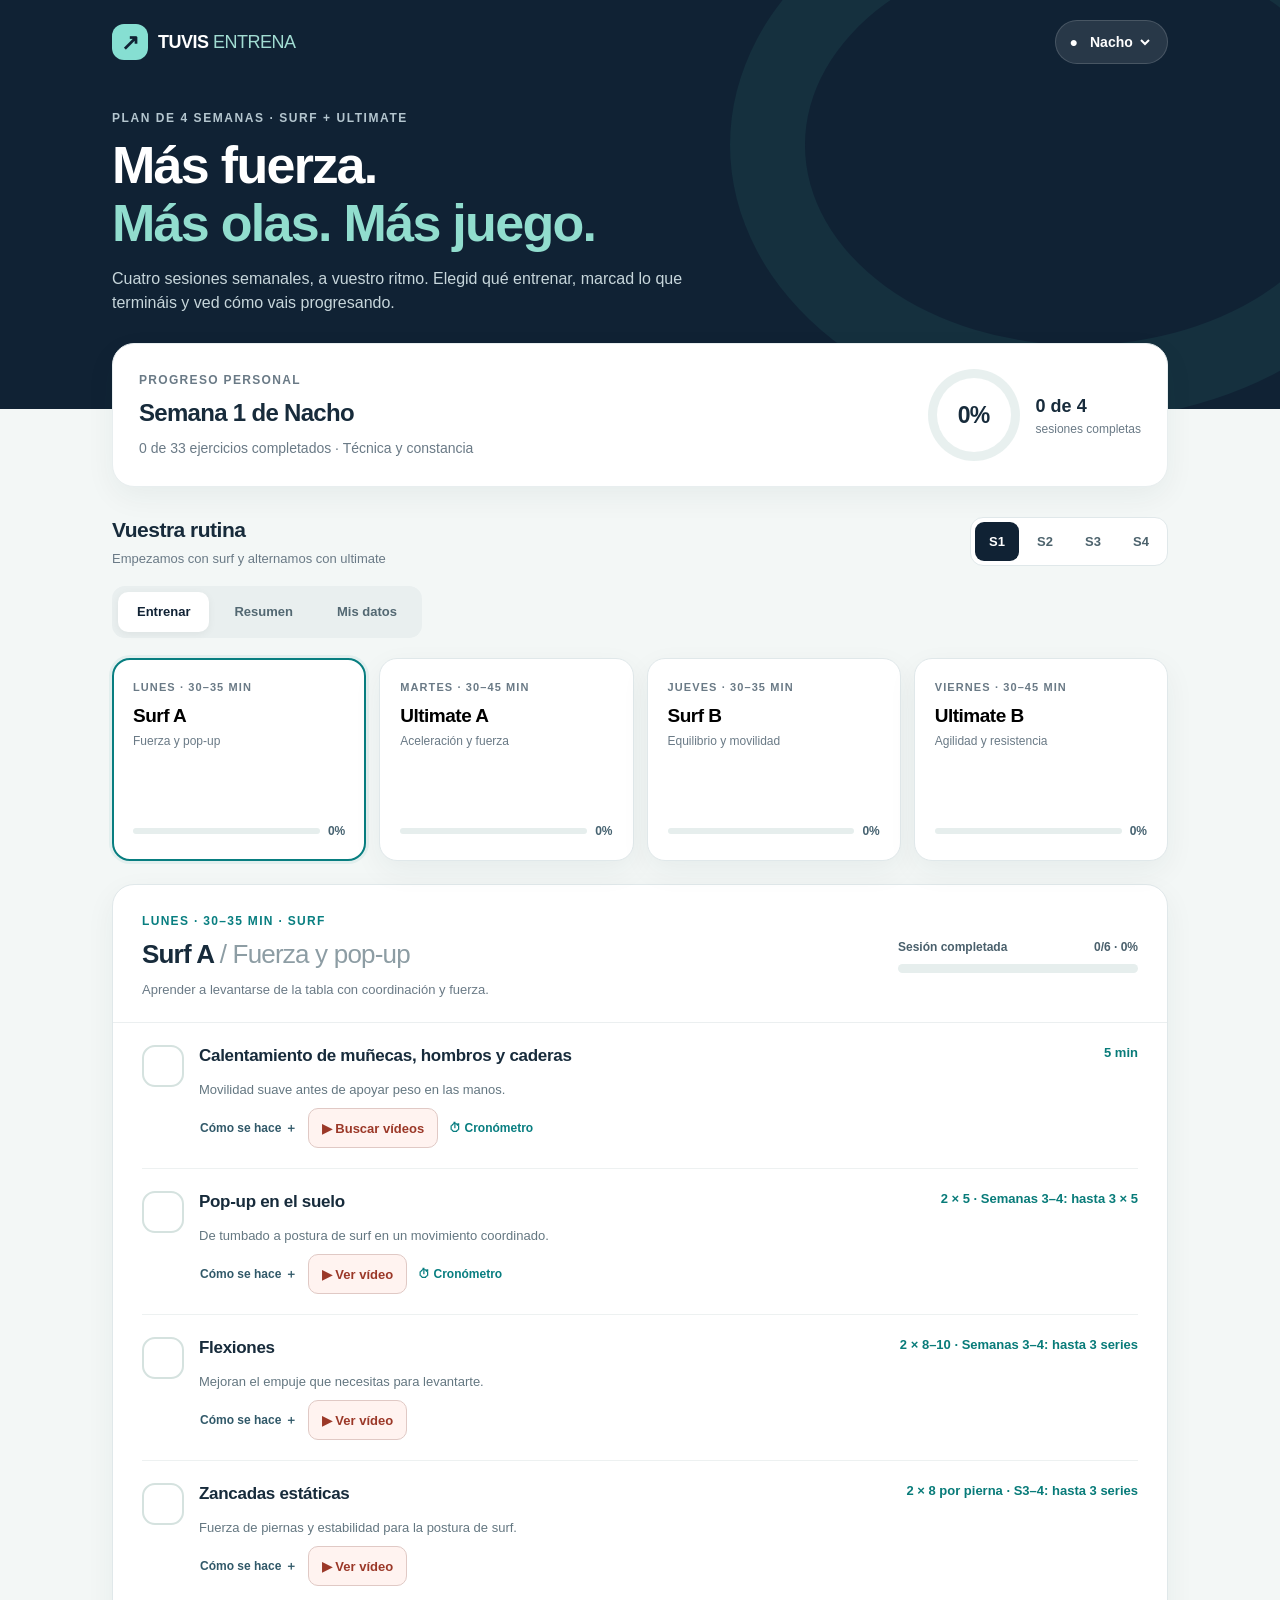
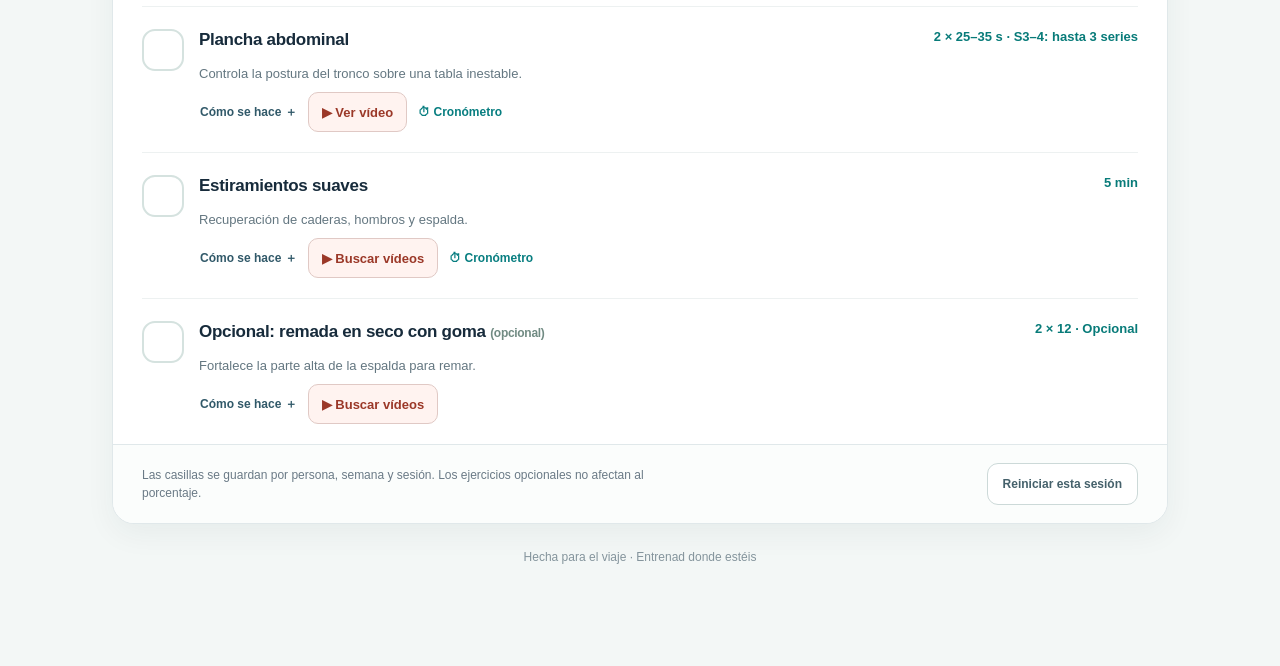
<file: entrena/index.html>
<!doctype html>
<html lang="es">
<head>
  <meta charset="UTF-8">
  <meta name="viewport" content="width=device-width, initial-scale=1, viewport-fit=cover">
  <meta name="theme-color" content="#102234">
  <meta name="description" content="Tuvis Entrena: tu plan de surf y ultimate, con ejercicios, explicaciones y progreso guardado.">
  <title>Tuvis Entrena · Surf + Ultimate</title>
  <style>
    :root {--navy:#102234;--navy-2:#172d40;--ink:#172b3b;--muted:#6a7a86;--line:#e0e8ea;--bg:#f3f7f6;--surf:#087e80;--surf-soft:#e0f6f2;--ultimate:#e26c47;--ultimate-soft:#fff0e9;--success:#0b8565;--white:#fff;--radius:22px;--shadow:0 10px 30px rgba(19,49,62,.055)}
    * {box-sizing:border-box} html{scroll-behavior:smooth} body{margin:0;background:var(--bg);color:var(--ink);font-family:-apple-system,BlinkMacSystemFont,"Segoe UI",Roboto,"Helvetica Neue",Arial,sans-serif;line-height:1.5} button,select{font:inherit} button{cursor:pointer} button:focus-visible,select:focus-visible,input:focus-visible,summary:focus-visible{outline:3px solid #4ba6b7;outline-offset:3px} button:disabled{cursor:not-allowed;opacity:.5} .shell{max-width:1100px;margin:auto;padding:0 22px 100px}.masthead{background:var(--navy);color:#fff;padding:20px 0 94px;position:relative;overflow:hidden}.masthead:before{content:"";position:absolute;right:-150px;top:-130px;width:550px;height:400px;border-radius:50%;border:75px solid rgba(73,182,166,.09)}.masthead .shell{padding-bottom:0;position:relative;z-index:1}.topbar{display:flex;justify-content:space-between;align-items:center;gap:12px;max-width:1100px;margin:0 auto 45px}.brand{display:flex;align-items:center;gap:10px;font-size:18px;font-weight:800;letter-spacing:-.5px}.logo{height:36px;width:36px;display:grid;place-items:center;color:var(--navy);border-radius:12px;background:#86dfd2;font-size:22px;font-weight:900}.mini-tag{font-size:12px;color:#b4c6cf;letter-spacing:.13em;text-transform:uppercase;font-weight:750}.masthead h1{font-size:clamp(34px,5vw,52px);max-width:730px;line-height:1.11;letter-spacing:-1.7px;margin:10px 0 15px}.masthead h1 span{color:#91ddce}.lead{max-width:610px;color:#c7d6db;margin:0;font-size:16px}.top-actions{display:flex;gap:9px;align-items:center}.switcher{background:rgba(255,255,255,.1);border:1px solid rgba(255,255,255,.15);color:#fff;border-radius:100px;padding:9px 14px;min-height:44px;font-size:14px;display:flex;align-items:center;gap:8px}.switcher select{border:0;background:transparent;color:#fff;font-weight:750;padding-right:4px;max-width:98px}.switcher select option{color:#142837}.main{margin-top:-66px;position:relative}.overview{background:#fff;border-radius:var(--radius);padding:25px 26px;display:grid;grid-template-columns:1fr auto;gap:20px;align-items:center;box-shadow:var(--shadow);border:1px solid #e8eeef}.eyebrow{color:var(--muted);font-size:12px;text-transform:uppercase;letter-spacing:.11em;font-weight:850}.overview h2{font-size:24px;letter-spacing:-.7px;margin:6px 0 7px}.overview p{color:var(--muted);margin:0;font-size:14px}.meter-wrap{display:flex;align-items:center;gap:16px}.meter{--progress:0%;width:92px;height:92px;border-radius:50%;background:conic-gradient(var(--success) var(--progress),#e8f0ef 0);position:relative;display:grid;place-items:center}.meter:after{content:"";position:absolute;inset:9px;border-radius:50%;background:#fff}.meter strong{position:relative;z-index:1;font-size:23px;letter-spacing:-.8px}.meter-caption{min-width:95px}.meter-caption b{font-size:18px;display:block}.meter-caption span{display:block;color:var(--muted);font-size:12px}.toolbar{margin:27px 0 18px;display:flex;align-items:center;justify-content:space-between;gap:16px}.toolbar h2{font-size:21px;margin:0;letter-spacing:-.5px}.toolbar .subtitle{font-size:13px;color:var(--muted);margin-top:3px}.week-picker{display:flex;align-items:center;gap:4px;background:white;border:1px solid var(--line);border-radius:13px;padding:4px}.week-picker button{background:none;border:0;border-radius:9px;padding:10px 13px;color:#4d636d;min-width:44px;font-weight:800;font-size:13px}.week-picker button[aria-pressed="true"]{background:var(--navy);color:#fff}.tabs{display:flex;gap:6px;margin-bottom:20px;padding:6px;background:#e9efef;width:max-content;max-width:100%;border-radius:13px}.tabs button{border:0;border-radius:10px;background:transparent;color:#536872;font-weight:750;font-size:13px;padding:10px 19px;min-width:90px}.tabs button[aria-selected="true"]{background:white;color:var(--navy);box-shadow:0 2px 8px rgba(0,0,0,.055)}.cards{display:grid;grid-template-columns:repeat(4,minmax(0,1fr));gap:13px}.session-card{background:white;border-radius:18px;min-height:203px;text-align:left;border:1px solid var(--line);padding:20px;display:flex;flex-direction:column;align-items:flex-start;transition:transform .18s,border-color .18s,box-shadow .18s;box-shadow:var(--shadow)}.session-card:hover{transform:translateY(-2px)}.session-card[aria-pressed="true"]{border:2px solid var(--surf);padding:19px;box-shadow:0 0 0 3px rgba(8,126,128,.07)}.session-card[data-type="ultimate"][aria-pressed="true"]{border-color:var(--ultimate);box-shadow:0 0 0 3px rgba(226,108,71,.07)}.session-card .day{font-size:11px;color:var(--muted);font-weight:850;text-transform:uppercase;letter-spacing:.1em}.session-card h3{margin:10px 0 4px;font-size:19px;letter-spacing:-.5px;line-height:1.2}.session-card .desc{font-size:12px;color:var(--muted)}.session-card .foot{display:flex;align-items:center;gap:8px;width:100%;margin-top:auto;padding-top:18px}.small-track{height:6px;flex:1;background:#e6eeed;border-radius:99px;overflow:hidden}.small-track >span{display:block;height:100%;border-radius:99px;background:var(--surf);transition:width .2s}.session-card[data-type="ultimate"] .small-track >span{background:var(--ultimate)}.pct{font-size:12px;font-weight:850;color:#476371}.tiny-check{font-size:11px;font-weight:800;padding:4px 7px;background:#dcf5e9;color:#08754c;border-radius:9px}.session-detail{margin-top:23px;background:#fff;box-shadow:var(--shadow);border:1px solid var(--line);border-radius:var(--radius);overflow:hidden}.detail-heading{padding:27px 29px 23px;border-bottom:1px solid #ebeff0;display:flex;align-items:center;gap:24px;justify-content:space-between}.detail-heading h2{font-size:26px;letter-spacing:-.8px;margin:5px 0 6px}.detail-heading p{margin:0;color:var(--muted);font-size:13px}.accent{color:var(--surf)}.session-detail[data-type="ultimate"] .accent{color:var(--ultimate)}.detail-progress{min-width:175px;max-width:240px;width:30%}.detail-progress .progress-info{font-size:12px;color:#4a606c;display:flex;justify-content:space-between;margin-bottom:8px;font-weight:800}.track{height:9px;background:#e6eeed;border-radius:99px;overflow:hidden}.track span{display:block;background:var(--surf);height:100%;border-radius:99px;transition:width .25s}.session-detail[data-type="ultimate"] .track span{background:var(--ultimate)}.progress-note{padding:14px 29px;background:#f1faf6;color:#1c6751;border-bottom:1px solid #d9efe4;font-size:13px;font-weight:700}.progress-note[hidden]{display:none}.exercises{padding:0 29px}.exercise{border-bottom:1px solid #edf1f1;padding:20px 0}.exercise:last-child{border-bottom:0}.exercise-main{display:flex;align-items:flex-start;gap:15px}.check-btn{flex:0 0 42px;height:42px;border-radius:13px;background:#fff;border:2px solid #d5e2df;color:#fff;display:grid;place-items:center;margin-top:2px;transition:background .15s,border-color .15s;font-size:20px;font-weight:900}.check-btn[data-done="true"]{background:var(--success);border-color:var(--success)}.exercise-content{flex:1;min-width:0}.exercise-head{display:flex;justify-content:space-between;align-items:flex-start;gap:12px}.exercise-head h3{font-size:17px;margin:0 0 3px;letter-spacing:-.3px}.exercise-head .quant{font-size:13px;color:#087b79;font-weight:800}.session-detail[data-type="ultimate"] .exercise-head .quant{color:#bd5a3b}.exercise[data-done="true"] h3{text-decoration:line-through;text-decoration-color:#a8bbb8;color:#81918f}.exercise .brief{font-size:13px;color:#647781;margin:8px 0 9px;max-width:780px}.exercise-controls{display:flex;gap:10px;align-items:center;flex-wrap:wrap}.detail-toggle,.timer-start{border:0;background:transparent;color:#315969;font-size:12px;padding:5px 1px;font-weight:800}.timer-start{color:#087e80}.detail-toggle:hover,.timer-start:hover{text-decoration:underline}.technique{background:#f3f8f7;border:1px solid #e1ebea;border-radius:13px;padding:17px 20px;margin-top:13px;font-size:13px}.technique h4{margin:0 0 6px;color:#213e47;font-size:12px;text-transform:uppercase;letter-spacing:.07em}.technique ol{margin:0 0 13px 18px;padding:0}.technique li{padding-left:2px;margin:4px 0}.technique p{margin:0 0 11px}.technique p:last-child{margin:0}.technique strong{color:#193b45}.detail-footer{border-top:1px solid var(--line);background:#fbfdfc;padding:18px 29px;display:flex;align-items:center;justify-content:space-between;gap:16px}.foot-note{font-size:12px;color:var(--muted);max-width:530px}.outline-btn{border:1px solid #ccd9d8;background:#fff;color:#45616b;font-weight:750;font-size:12px;padding:11px 15px;border-radius:11px}.outline-btn:hover{background:#f2f7f6}.summary-grid{display:grid;grid-template-columns:repeat(2,minmax(0,1fr));gap:14px}.summary-card{background:white;border:1px solid var(--line);border-radius:18px;padding:21px}.summary-title{display:flex;justify-content:space-between;gap:10px;align-items:flex-start}.summary-card h3{margin:0 0 3px;font-size:18px}.summary-card p{margin:0;color:var(--muted);font-size:12px}.summary-card .big{font-size:28px;font-weight:900;letter-spacing:-1px;margin:17px 0 7px}.summary-card .track{height:7px}.summary-card .track span{background:var(--success)}.help-card{background:#fff;border:1px solid var(--line);padding:25px;border-radius:18px;max-width:780px}.help-card h3{margin:0 0 9px}.help-card p{color:#61747d;font-size:14px}.help-card .actions{display:flex;flex-wrap:wrap;gap:9px;margin-top:17px}.important{background:#e9f4f0;border:1px solid #d0e8de;padding:13px 16px;color:#245f52;font-size:13px;border-radius:12px;margin-top:18px}.bottom-nav{display:none}.timer-modal{position:fixed;inset:0;background:rgba(10,30,43,.7);display:grid;place-items:center;z-index:30;padding:20px}.timer-modal[hidden]{display:none}.timer-box{background:white;width:min(100%,365px);border-radius:25px;padding:25px;text-align:center;box-shadow:0 20px 70px rgba(0,0,0,.2)}.timer-box .overline{font-size:11px;font-weight:900;color:#71838a;text-transform:uppercase;letter-spacing:.1em}.timer-box h2{font-size:20px;line-height:1.25;margin:6px 0 14px}.time-number{font-size:72px;font-weight:900;letter-spacing:-3px;line-height:1.1;font-variant-numeric:tabular-nums;margin:12px 0 22px;color:var(--navy)}.timer-buttons{display:flex;justify-content:center;gap:8px}.solid-btn{background:var(--navy);color:#fff;border:0;border-radius:11px;padding:11px 19px;font-weight:800}.timer-close{margin-top:19px;border:0;background:transparent;color:#71818b;font-weight:700}.empty{padding:50px;text-align:center;color:var(--muted)}.footer-brand{padding:24px 0 0;text-align:center;color:#84949c;font-size:12px}.sr-only{position:absolute;width:1px;height:1px;padding:0;margin:-1px;overflow:hidden;clip:rect(0,0,0,0);white-space:nowrap;border:0} [hidden]{display:none!important}
    @media(max-width:850px){.cards{grid-template-columns:repeat(2,minmax(0,1fr))}.session-card{min-height:165px}.main{margin-top:-60px}.masthead{padding-bottom:88px}.topbar{margin-bottom:32px}}
    @media(max-width:570px){.shell{padding-left:15px;padding-right:15px;padding-bottom:100px}.masthead{padding:18px 0 93px}.topbar{margin-bottom:27px}.masthead h1{font-size:36px;line-height:1.13}.lead{font-size:13px}.mini-tag{font-size:10px}.switcher{padding:8px 10px;font-size:13px}.switcher select{font-size:13px;max-width:72px}.overview{padding:19px;grid-template-columns:1fr auto;gap:8px}.overview h2{font-size:19px}.overview p{font-size:12px;max-width:200px}.meter{width:64px;height:64px}.meter:after{inset:7px}.meter strong{font-size:16px}.meter-caption{display:none}.toolbar{flex-wrap:wrap;margin-top:22px;gap:12px}.toolbar h2{font-size:19px}.week-picker{width:100%;justify-content:space-between}.week-picker button{flex:1}.tabs{width:100%}.tabs button{flex:1;padding:10px 5px}.cards{gap:10px}.session-card{padding:15px;min-height:175px}.session-card[aria-pressed="true"]{padding:14px}.session-card h3{font-size:17px}.session-card .day{font-size:10px}.detail-heading{padding:21px 17px 16px;display:block}.detail-heading h2{font-size:23px}.detail-progress{width:100%;max-width:none;margin-top:18px}.detail-progress .progress-info{margin-bottom:5px}.exercises{padding:0 17px}.exercise{padding:17px 0}.exercise-main{gap:12px}.check-btn{flex-basis:39px;height:39px}.exercise-head h3{font-size:16px}.exercise-head{display:block}.exercise-head .quant{display:block;margin:3px 0 0}.technique{padding:15px}.detail-footer{padding:16px 17px;align-items:flex-start;flex-direction:column}.summary-grid{grid-template-columns:1fr}.bottom-nav{display:flex;position:fixed;bottom:0;left:0;right:0;background:rgba(255,255,255,.96);backdrop-filter:blur(15px);box-shadow:0 -3px 17px rgba(25,55,60,.1);border-top:1px solid #e2eceb;z-index:12;padding:10px 20px calc(10px + env(safe-area-inset-bottom));justify-content:center;gap:10px}.bottom-nav button{border:0;background:transparent;color:#71818a;flex:1;max-width:160px;font-size:11px;font-weight:850;padding:7px 4px;border-radius:9px}.bottom-nav button[aria-selected="true"]{background:#e5f3ef;color:#126f65}.footer-brand{display:none}}
    @media(prefers-reduced-motion:reduce){*{scroll-behavior:auto!important;transition:none!important}}
    .youtube-link{display:inline-flex;align-items:center;justify-content:center;min-height:40px;padding:8px 13px;border:1px solid #e0c9c5;border-radius:10px;background:#fff3f0;color:#9b3828;text-decoration:none;font-size:13px;font-weight:800;white-space:nowrap}
    .youtube-link:hover,.youtube-link:focus-visible{background:#ffe7e1;color:#7d2e23}
  </style>
</head>
<body>
<header class="masthead"><div class="shell">
 <div class="topbar"><div class="brand"><span class="logo" aria-hidden="true">↗</span><span>TUVIS <span style="font-weight:400;color:#a1dcd2">ENTRENA</span></span></div><div class="top-actions"><label class="switcher" for="profile-select"><span aria-hidden="true">●</span> <select id="profile-select" aria-label="Seleccionar persona"><option value="Nacho">Nacho</option><option value="Laura">Laura</option></select></label></div></div>
 <div class="mini-tag">PLAN DE 4 SEMANAS · SURF + ULTIMATE</div>
 <h1>Más fuerza.<br><span>Más olas. Más juego.</span></h1>
 <p class="lead">Cuatro sesiones semanales, a vuestro ritmo. Elegid qué entrenar, marcad lo que termináis y ved cómo vais progresando.</p>
</div></header>
<main class="shell main">
 <section class="overview" aria-label="Progreso de la semana"><div><div class="eyebrow">Progreso personal</div><h2 id="greeting">Semana 1 de Nacho</h2><p id="overview-subtitle">Cada ejercicio cuenta.</p></div><div class="meter-wrap"><div id="meter" class="meter" role="progressbar" aria-valuemin="0" aria-valuemax="100" aria-valuenow="0" aria-label="Progreso semanal"><strong id="overall-percent">0%</strong></div><div class="meter-caption"><b id="sessions-complete">0 de 4</b><span>sesiones completas</span></div></div></section>
 <div class="toolbar"><div><h2>Vuestra rutina</h2><div class="subtitle">Empezamos con surf y alternamos con ultimate</div></div><div class="week-picker" role="group" aria-label="Selecciona la semana"><button type="button" data-week="1" aria-pressed="true">S1</button><button type="button" data-week="2" aria-pressed="false">S2</button><button type="button" data-week="3" aria-pressed="false">S3</button><button type="button" data-week="4" aria-pressed="false">S4</button></div></div>
 <nav class="tabs" role="tablist" aria-label="Vistas"><button type="button" data-view="training" role="tab" aria-selected="true">Entrenar</button><button type="button" data-view="summary" role="tab" aria-selected="false">Resumen</button><button type="button" data-view="help" role="tab" aria-selected="false">Mis datos</button></nav>
 <section id="training-view" aria-label="Seleccionar sesión"><div class="cards" id="session-cards"></div><section id="session-detail" class="session-detail" aria-live="polite"></section></section>
 <section id="summary-view" hidden aria-label="Resumen de las cuatro sesiones"><div id="summary-grid" class="summary-grid"></div><div class="important">Este resumen es de la persona y semana que hayas seleccionado. Cambiar de persona o de semana no borra las sesiones anteriores.</div></section>
 <section id="help-view" hidden aria-label="Copias de seguridad y ayuda"><div class="help-card"><h3>Guardar vuestro progreso</h3><p>Los ejercicios marcados se guardan automáticamente <strong>en este navegador y dispositivo</strong>. Si cambiáis de móvil, navegador o borráis sus datos, el progreso no se sincroniza automáticamente.</p><p>Para conservar una copia o llevar los datos a otro dispositivo, exportad un archivo y después importadlo allí. El archivo incluye las cuatro semanas de los dos perfiles.</p><div class="actions"><button id="export-btn" class="solid-btn" type="button">Exportar progreso</button><button id="import-btn" class="outline-btn" type="button">Importar copia</button><input type="file" accept=".json,application/json" id="import-file" class="sr-only" aria-label="Elegir copia de progreso"></div><div id="storage-status" class="important" role="status"></div><h3 style="margin-top:24px">Cómo usar la rutina</h3><p>1. Selecciona a Nacho o Laura y la semana. 2. Abre cualquiera de las cuatro sesiones. 3. Pulsa «Cómo se hace» para repasar la técnica o «Ver vídeo» para abrir una demostración verificada en YouTube. En ejercicios sin vídeo seleccionado aparecerá «Buscar vídeos» y se abrirá una búsqueda específica. 4. Cuando termines un ejercicio, pulsa su casilla. Puedes volver a pulsarla para desmarcarlo.</p><p><strong>Recomendación:</strong> entrenad sin dolor, empezad con la técnica antes que la velocidad y respetad los descansos. En días con surf real podéis sustituir una sesión de surf.</p></div></section>
 <div class="footer-brand">Hecha para el viaje · Entrenad donde estéis</div>
</main>
<nav class="bottom-nav" role="tablist" aria-label="Menú inferior"><button data-view="training" role="tab" aria-selected="true">◈<br>Entrenar</button><button data-view="summary" role="tab" aria-selected="false">▥<br>Resumen</button><button data-view="help" role="tab" aria-selected="false">⚙<br>Mis datos</button></nav>
<div class="timer-modal" id="timer-modal" hidden role="dialog" aria-modal="true" aria-label="Cronómetro del ejercicio"><div class="timer-box"><div class="overline">Cronómetro de ejercicio</div><h2 id="timer-title">Ejercicio</h2><div class="time-number" id="time-number" aria-live="off">00:30</div><div class="timer-buttons"><button class="solid-btn" id="timer-play">Iniciar</button><button class="outline-btn" id="timer-reset">Reiniciar</button></div><button class="timer-close" id="timer-close">Cerrar cronómetro</button></div></div>
<script>
'use strict';
const STORAGE_KEY = 'tuvis-entrena-v1';
// Tutoriales externos: vídeos concretos verificados o búsquedas específicas en YouTube.
// No modificar STORAGE_KEY: el progreso se conserva en este navegador.
const VIDEO_TUTORIALS = {
 "sa-pop": "KCLWvAcPcPk",
 "sa-push": "WDIpL0pjun0",
 "sa-lunge": "REflwhg0jNs",
 "sa-plank": "3QZlgJ40LfU",
 "sb-stance": "vJs8GH4FzcA",
 "sb-side": "vwK7vZNQwUI",
 "ub-single": "MsE_T9nAsSE",
 "ub-deadbug": "aACUHaCSMzs",
 "ub-pallof": "PZlK33xghyg",
 "ub-steps": "YZuRt_WDi9o"
};
const VIDEO_QUERIES = {
 "sa-warm": "movilidad muñecas hombros caderas calentamiento surf ejercicios",
 "sa-cool": "estiramientos después de surf caderas hombros principiantes",
 "sa-row": "remo con banda elastica para espalda técnica ejercicio",
 "ua-warm": "calentamiento dinámico skipping movilidad antes de correr deportes",
 "ua-sprint": "técnica aceleración sprint 10 metros principiantes entrenamiento",
 "ua-squat": "sentadilla técnica correcta sin peso principiantes",
 "ua-backlunge": "zancada hacia atrás técnica correcta sin peso",
 "ua-row": "remo con banda elástica ejercicio técnica espalda",
 "ua-bridge": "puente de glúteos ejercicio técnica correcta",
 "ua-shoulder": "plancha con toque de hombros técnica abdominal ejercicio",
 "ua-shuttle": "shuttle run carrera ida y vuelta cambio de dirección técnica",
 "ua-cool": "vuelta calma estiramientos después correr",
 "sb-warm": "calentamiento movilidad surf ejercicios cuerpo completo",
 "sb-oneleg": "equilibrio a una pierna ejercicios estabilidad principiantes",
 "sb-deep": "sentadilla profunda asistida movilidad tobillo cadera",
 "sb-thoracic": "rotaciones torácicas en suelo open book técnica",
 "sb-w": "ejercicio W tumbado boca abajo escápulas hombros",
 "sb-cool": "estiramiento de caderas glúteos hombros movilidad suave",
 "ub-warm": "calentamiento dinámico ultimate frisbee carrera movilidad",
 "ub-lateral": "ejercicio desplazamientos laterales defensa ultimate frisbee",
 "ub-turn": "cambio de dirección giro 180 grados sprint técnica",
 "ub-hop": "saltos laterales patinador ejercicio técnica skater jumps",
 "ub-conditioning": "entrenamiento resistencia cambios dirección intervalos shuttle",
 "ub-cool": "vuelta calma estiramientos después correr ultimate"
};
function youtubeLink(ex){
 const id=VIDEO_TUTORIALS[ex.id];
 if(id)return 'https://www.youtube.com/watch?v='+encodeURIComponent(id);
 const query=VIDEO_QUERIES[ex.id] || (ex.name.replace(/^Circuito:\\s*|^Opcional:\\s*/,'')+' técnica correcta ejercicio');
 return 'https://www.youtube.com/results?search_query='+encodeURIComponent(query);
}

const SESSIONS = [
 {id:'surf-a',type:'surf',day:'Lunes',name:'Surf A',subtitle:'Fuerza y pop-up',duration:'30–35 min',intro:'Aprender a levantarse de la tabla con coordinación y fuerza.',exercises:[
  {id:'sa-warm',name:'Calentamiento de muñecas, hombros y caderas',units:'5 min',desc:'Movilidad suave antes de apoyar peso en las manos.',steps:['Haz círculos de muñecas en ambos sentidos.','Mueve los hombros adelante y atrás, sin forzar.','Haz círculos amplios y controlados de cadera.','Termina con una sentadilla parcial y respiración tranquila.'],mistake:'Ir demasiado rápido o forzar articulaciones frías.',easy:'Haz los movimientos con menos amplitud.',gear:'Nada',seconds:300},
  {id:'sa-pop',name:'Pop-up en el suelo',units:'2 × 5 · Semanas 3–4: hasta 3 × 5',desc:'De tumbado a postura de surf en un movimiento coordinado.',steps:['Túmbate boca abajo con las palmas cerca del pecho.','Presiona el suelo y eleva el pecho y las caderas.','Lleva los pies bajo el cuerpo sin apoyar las rodillas si puedes.','Aterriza con los pies separados, rodillas flexionadas y mirada al frente.','Empieza lento y acelera solo cuando domines la técnica.'],mistake:'Mirar a los pies, caer con ambas piernas muy juntas o torcer las rodillas.',easy:'Haz el movimiento por fases o coloca primero un pie y después el otro.',gear:'Esterilla o suelo cómodo',seconds:40},
  {id:'sa-push',name:'Flexiones',units:'2 × 8–10 · Semanas 3–4: hasta 3 series',desc:'Mejoran el empuje que necesitas para levantarte.',steps:['Coloca las manos un poco más abiertas que los hombros.','Mantén abdomen activo y cuerpo alineado.','Baja controladamente y empuja el suelo para volver.'],mistake:'Dejar caer las caderas o abrir los codos excesivamente.',easy:'Apoya las manos en una mesa o pared estable.',gear:'Nada'},
  {id:'sa-lunge',name:'Zancadas estáticas',units:'2 × 8 por pierna · S3–4: hasta 3 series',desc:'Fuerza de piernas y estabilidad para la postura de surf.',steps:['Da un paso hacia atrás y mantén ambos pies fijos.','Flexiona las dos rodillas, con el tronco erguido.','Presiona el suelo para subir sin perder equilibrio.','Cambia de pierna tras completar las repeticiones.'],mistake:'Dejar que la rodilla delantera caiga hacia dentro.',easy:'Sujétate a una pared o silla estable.',gear:'Nada'},
  {id:'sa-plank',name:'Plancha abdominal',units:'2 × 25–35 s · S3–4: hasta 3 series',desc:'Controla la postura del tronco sobre una tabla inestable.',steps:['Apoya los antebrazos debajo de los hombros.','Mantén el abdomen activo y el cuerpo en línea.','Respira de forma continua sin hundir la espalda.'],mistake:'Subir demasiado las caderas o aguantar la respiración.',easy:'Apoya las rodillas en el suelo.',gear:'Esterilla',seconds:30},
  {id:'sa-cool',name:'Estiramientos suaves',units:'5 min',desc:'Recuperación de caderas, hombros y espalda.',steps:['Estira flexores de cadera en zancada cómoda.','Abre suavemente el pecho y mueve hombros.','Acaba con respiraciones lentas sin buscar dolor.'],mistake:'Rebotar o estirar hasta el dolor.',easy:'Reduce la amplitud y utiliza apoyo.',gear:'Nada',seconds:300},
  {id:'sa-row',name:'Opcional: remada en seco con goma',units:'2 × 12 · Opcional',optional:true,desc:'Fortalece la parte alta de la espalda para remar.',steps:['Fija una goma elástica en un punto seguro.','Tira llevando los codos hacia atrás.','Acerca las escápulas y regresa lentamente.'],mistake:'Encoger los hombros y tirar con tirones.',easy:'Usa una goma de menos resistencia.',gear:'Goma elástica'}
 ]},
 {id:'ultimate-a',type:'ultimate',day:'Martes',name:'Ultimate A',subtitle:'Aceleración y fuerza',duration:'30–45 min',intro:'Ganad potencia para arrancar, frenar y volver a acelerar.',exercises:[
  {id:'ua-warm',name:'Calentamiento progresivo',units:'7 min',desc:'Trote suave, movilidad, skipping y cambios de ritmo.',steps:['Camina o trota suave durante 2 minutos.','Moviliza tobillos, caderas y hombros.','Haz skipping suave, desplazamientos laterales y dos aceleraciones progresivas.'],mistake:'Empezar con un sprint al máximo sin calentar.',easy:'Camina rápido y sustituye el skipping por marcha.',gear:'Espacio seguro',seconds:420},
  {id:'ua-sprint',name:'Aceleraciones cortas',units:'6 × 10–15 m · Descanso 45–60 s',desc:'Arranques rápidos con técnica limpia y descanso completo.',steps:['Marca una distancia de 10 a 15 metros.','Inclina el cuerpo ligeramente adelante durante los primeros pasos.','Acelera de forma progresiva; no necesitas llegar a velocidad máxima.','Descansa caminando antes de repetir.'],mistake:'Frenar de golpe contra obstáculos o acelerar sin control.',easy:'Haz 4 aceleraciones al 70–80%.',gear:'10–15 m despejados',seconds:60},
  {id:'ua-squat',name:'Circuito: sentadillas controladas',units:'40 s trabajo / 20 s transición',desc:'2 rondas en S1–2, 3 en S3–4. Descansa 1 min entre rondas.',steps:['Separa los pies al ancho de los hombros.','Baja llevando caderas atrás y rodillas siguiendo la dirección de los pies.','Sube con control y repite durante 40 segundos.'],mistake:'Hundir las rodillas hacia dentro.',easy:'Sentarte y levantarte de una silla.',gear:'Nada',seconds:40},
  {id:'ua-backlunge',name:'Circuito: zancadas hacia atrás',units:'40 s trabajo / 20 s transición',desc:'Alterna piernas en cada repetición.',steps:['Desde de pie, da un paso atrás.','Flexiona ambas rodillas y regresa al centro.','Alterna piernas con el tronco estable.'],mistake:'Desplomarse hacia delante o perder control.',easy:'Zancadas cortas con apoyo en pared.',gear:'Nada',seconds:40},
  {id:'ua-row',name:'Circuito: remo con goma',units:'40 s trabajo / 20 s transición',desc:'Espalda fuerte para sostener el tronco en juego.',steps:['Ancla la goma en un punto seguro.','Mantén el pecho abierto y tira con los codos hacia atrás.','Vuelve despacio al inicio.'],mistake:'Tirar con la zona lumbar o encoger los hombros.',easy:'Menos tensión de goma; si no tienes, haz aperturas de brazos sin carga.',gear:'Goma elástica',seconds:40},
  {id:'ua-bridge',name:'Circuito: puente de glúteos',units:'40 s trabajo / 20 s transición',desc:'Activa cadera y cadena posterior.',steps:['Túmbate boca arriba con rodillas flexionadas.','Empuja con los talones para elevar las caderas.','Baja controlando sin arquear la espalda.'],mistake:'Subir arqueando excesivamente la zona lumbar.',easy:'Reduce la altura del puente.',gear:'Esterilla',seconds:40},
  {id:'ua-shoulder',name:'Circuito: plancha con toques de hombro',units:'40 s trabajo / 20 s transición',desc:'Tronco estable mientras una mano deja el suelo.',steps:['Colócate en plancha alta con pies algo separados.','Toca con una mano el hombro contrario.','Alterna minimizando el balanceo de las caderas.'],mistake:'Rotar mucho la pelvis o bloquear la respiración.',easy:'Hazlo con las manos elevadas sobre una mesa.',gear:'Nada',seconds:40},
  {id:'ua-shuttle',name:'Carreras cortas ida y vuelta',units:'4 × 15 s S1–2 / hasta 6 × 15 s S3–4',desc:'Usa 10 m y descansa caminando 45 s entre repeticiones.',steps:['Marca dos puntos separados 10 metros.','Corre ida y vuelta durante 15 segundos.','Frena con pasos cortos, flexiona rodillas al girar.','Camina 45 segundos antes de repetir.'],mistake:'Girar con rodilla rígida o demasiado rápido.',easy:'Trota o camina rápido.',gear:'10 m despejados',seconds:15},
  {id:'ua-cool',name:'Vuelta a la calma',units:'3 min',desc:'Andar y estirar suavemente.',steps:['Camina hasta normalizar la respiración.','Mueve tobillos y caderas sin forzar.','Hidrátate.'],mistake:'Parar en seco tras un esfuerzo intenso.',easy:'Camina más lento.',gear:'Nada',seconds:180}
 ]},
 {id:'surf-b',type:'surf',day:'Jueves',name:'Surf B',subtitle:'Equilibrio y movilidad',duration:'30–35 min',intro:'Estabilidad al estar de pie y movilidad para adaptarse a la ola.',exercises:[
  {id:'sb-warm',name:'Calentamiento suave',units:'5 min',desc:'Activación de tobillos, caderas y hombros.',steps:['Camina sobre el sitio.','Dibuja círculos con tobillos y caderas.','Haz 10 sentadillas poco profundas y mueve los hombros.'],mistake:'Forzar la profundidad con el cuerpo frío.',easy:'Haz todos los movimientos más cortos.',gear:'Nada',seconds:300},
  {id:'sb-stance',name:'Postura de surf',units:'3 × 30 s',desc:'Pies separados, rodillas flexionadas, mirada lejos y peso centrado.',steps:['Coloca un pie delante y otro atrás, como en la tabla.','Flexiona rodillas y mantén pecho erguido.','Desplaza suavemente el peso de delante a atrás.','Mantén la mirada al frente y relaja hombros.'],mistake:'Estirar las rodillas o mirar continuamente los pies.',easy:'Hazlo junto a una pared para apoyar la mano.',gear:'Nada',seconds:30},
  {id:'sb-oneleg',name:'Equilibrio a una pierna',units:'2 × 30 s por pierna',desc:'Aprende a estabilizar tobillo, cadera y tronco.',steps:['Mantente erguido sobre una pierna con rodilla ligeramente flexionada.','Fija la mirada en un punto estable.','Extiende suavemente los brazos en distintas direcciones.','Alterna piernas.'],mistake:'Bloquear totalmente la rodilla o inclinar demasiado el tronco.',easy:'Sujétate con un dedo a una pared.',gear:'Nada',seconds:30},
  {id:'sb-side',name:'Zancadas laterales',units:'2 × 8 por lado · S3–4: hasta 3 series',desc:'Fuerza lateral para hacer ajustes sobre la tabla.',steps:['Abre un pie hacia el lado.','Flexiona la rodilla de ese lado y lleva la cadera atrás.','Mantén la otra pierna más extendida y vuelve al centro.'],mistake:'Hundirse hacia delante o girar demasiado la rodilla.',easy:'Haz un paso lateral pequeño sin bajar tanto.',gear:'Nada'},
  {id:'sb-deep',name:'Sentadilla profunda asistida',units:'3 × 20–30 s',desc:'Gana movilidad de tobillos y caderas para levantarte.',steps:['Sujétate a un marco o apoyo firme.','Separa los pies y baja lentamente lo que permita la movilidad.','Mantén talones apoyados si es posible y respira.','Sube sin forzar las rodillas.'],mistake:'Forzar una postura profunda con dolor o levantar los talones por obligación.',easy:'Coloca un apoyo bajo los talones o baja menos.',gear:'Apoyo estable',seconds:25},
  {id:'sb-thoracic',name:'Rotaciones torácicas',units:'2 × 8 por lado',desc:'Movilidad de espalda alta y hombros.',steps:['Túmbate de lado, rodillas flexionadas y brazos al frente.','Abre el brazo de arriba hacia atrás siguiendo la mano con la mirada.','Mantén la pelvis tranquila y vuelve despacio.','Cambia de lado.'],mistake:'Girar la cadera entera en lugar de la espalda alta.',easy:'Reduce el recorrido.',gear:'Esterilla'},
  {id:'sb-w',name:'Elevaciones de brazos en W',units:'2 × 10',desc:'Activa espalda alta, útil para la postura de remada.',steps:['Túmbate boca abajo con frente sobre una toalla.','Dobla los codos dibujando una W con los brazos.','Eleva los brazos ligeramente sin encoger hombros.','Baja despacio sin hiperextender el cuello.'],mistake:'Levantar demasiado la cabeza o la espalda baja.',easy:'Menor elevación y pocas repeticiones.',gear:'Toalla o esterilla'},
  {id:'sb-cool',name:'Estiramientos y respiración',units:'5 min',desc:'Caderas, glúteos y hombros.',steps:['Estira flexores de cadera sin dolor.','Estira glúteos de forma cómoda.','Haz círculos suaves de hombro y respira lentamente.'],mistake:'Rebotar o aguantar la respiración.',easy:'Acorta los estiramientos.',gear:'Nada',seconds:300}
 ]},
 {id:'ultimate-b',type:'ultimate',day:'Viernes',name:'Ultimate B',subtitle:'Agilidad y resistencia',duration:'30–45 min',intro:'Mejorad cambios de dirección, estabilidad y esfuerzos repetidos.',exercises:[
  {id:'ub-warm',name:'Calentamiento progresivo',units:'7 min',desc:'Movilidad y desplazamientos suaves.',steps:['Trota suave 2–3 minutos.','Mueve tobillos, caderas y hombros.','Haz pasos laterales y dos giros suaves de prueba.'],mistake:'Empezar giros rápidos con el cuerpo frío.',easy:'Camina y haz cambios de dirección suaves.',gear:'Espacio seguro',seconds:420},
  {id:'ub-lateral',name:'Desplazamientos laterales',units:'4 × 5 m ida y vuelta',desc:'Pasos rápidos manteniendo caderas bajas.',steps:['Marca 5 metros y baja ligeramente el centro de gravedad.','Desplázate de lado con pasos cortos.','Vuelve sin cruzar excesivamente los pies.','Descansa 45–60 segundos entre repeticiones.'],mistake:'Juntar los pies o erguirse completamente en cada paso.',easy:'Pasos laterales lentos sin competir por velocidad.',gear:'5 m despejados'},
  {id:'ub-turn',name:'Carrera con giro de 180°',units:'4 × 5 m ida y vuelta',desc:'Practica frenar y salir en sentido contrario.',steps:['Corre 5 metros a intensidad moderada.','Reduce velocidad en pasos cortos.','Gira apoyando pies con rodillas flexionadas.','Acelera de vuelta y descansa 45–60 segundos.'],mistake:'Pivotar sobre una rodilla rígida.',easy:'Trota el recorrido o camina rápido.',gear:'5 m despejados'},
  {id:'ub-steps',name:'Circuito: pasos laterales con goma',units:'40 s trabajo / 20 s transición',desc:'2 rondas en S1–2, 3 en S3–4. Descansa 1 min entre rondas.',steps:['Coloca una goma por encima de las rodillas (opcional).','Flexiona ligeramente rodillas y cadera.','Da pasos cortos laterales manteniendo tensión.'],mistake:'Dejar que las rodillas se junten.',easy:'Sin goma y con menos flexión.',gear:'Goma opcional',seconds:40},
  {id:'ub-single',name:'Circuito: peso muerto a una pierna',units:'40 s trabajo / 20 s transición',desc:'Estabilidad de tobillo, cadera y glúteo.',steps:['Apóyate en una pierna con rodilla suave.','Inclina el tronco desde la cadera mientras la otra pierna va atrás.','Mantén espalda neutra y vuelve a subir controlado.','Alterna piernas.'],mistake:'Redondear la espalda o forzar mucha profundidad.',easy:'Apóyate en una pared o hazlo a dos piernas.',gear:'Nada',seconds:40},
  {id:'ub-hop',name:'Circuito: saltos laterales controlados',units:'40 s trabajo / 20 s transición',desc:'Entrena pequeños aterrizajes laterales.',steps:['Salta suavemente hacia un lado.','Aterriza con rodillas flexionadas y equilibrio.','Haz una pausa antes de saltar al otro lado.'],mistake:'Aterrizar con rodillas rígidas o intentar saltos demasiado grandes.',easy:'Pasos laterales sin saltar.',gear:'Suelo firme',seconds:40},
  {id:'ub-pallof',name:'Circuito: press antirotación con goma',units:'40 s trabajo / 20 s transición',desc:'Evita que el tronco rote ante una fuerza lateral.',steps:['Fija la goma al lado del cuerpo en un soporte seguro.','Sujétala a la altura del pecho.','Estira los brazos hacia delante manteniendo cadera y pecho mirando al frente.','Regresa sin dejarte girar; cambia de lado.'],mistake:'Rotar el cuerpo siguiendo la goma.',easy:'Goma más suave o menos distancia al anclaje.',gear:'Goma elástica',seconds:40},
  {id:'ub-deadbug',name:'Circuito: dead bug',units:'40 s trabajo / 20 s transición',desc:'Control abdominal con movimiento alterno de extremidades.',steps:['Túmbate boca arriba con brazos al techo y rodillas a 90°.','Alarga brazo y pierna contrarios sin arquear la zona lumbar.','Vuelve y alterna con el otro lado.'],mistake:'Separar mucho la espalda del suelo.',easy:'Mueve solo una pierna cada vez.',gear:'Esterilla',seconds:40},
  {id:'ub-conditioning',name:'Resistencia con cambios de dirección',units:'4 × 30 s S1–2 / hasta 6 × 30 s S3–4',desc:'30 s carrera al 70–75% y 30 s caminata.',steps:['Corre durante 30 segundos a ritmo moderado-alto, no máximo.','Haz giros controlados en la zona despejada.','Camina durante 30 segundos.','Repite de 4 a 6 veces según semana y recuperación.'],mistake:'Esprintar al máximo desde el comienzo.',easy:'Trote sostenido sin cambios bruscos.',gear:'Espacio libre',seconds:30},
  {id:'ub-cool',name:'Vuelta a la calma',units:'3 min',desc:'Caminar, movilidad y respiración.',steps:['Camina suave para recuperar el pulso.','Estira piernas y caderas sin dolor.','Hidrátate y descansa.'],mistake:'Forzar estiramientos justo después del esfuerzo.',easy:'Respiración y paseo suave.',gear:'Nada',seconds:180}
 ]}
];
const state = {profile:'Nacho',week:1,selected:'surf-a',view:'training',checks:{}};
let storageAvailable = true;
function readStorage(){
 try {
  const raw = localStorage.getItem(STORAGE_KEY);
  if (!raw) return;
  const stored = JSON.parse(raw);
  if (stored && typeof stored === 'object') {
   state.profile = ['Nacho','Laura'].includes(stored.profile) ? stored.profile : 'Nacho';
   state.week = [1,2,3,4].includes(stored.week) ? stored.week : 1;
   state.selected = SESSIONS.some(s => s.id === stored.selected) ? stored.selected : 'surf-a';
   state.checks = stored.checks && typeof stored.checks === 'object' ? stored.checks : {};
  }
 } catch(err) {
  storageAvailable = false;
  console.warn('No se pudo acceder al almacenamiento',err);
 }
}
function save(){try {localStorage.setItem(STORAGE_KEY,JSON.stringify({profile:state.profile,week:state.week,selected:state.selected,checks:state.checks}))}catch(err){storageAvailable=false; console.warn('No se pudo guardar el progreso',err)}}
function keyFor(sessionId,profile=state.profile,week=state.week){return `${profile}|${week}|${sessionId}`}
function doneMap(session){const v=state.checks[keyFor(session.id)];return (v&&typeof v==='object')?v:{}}
function requiredExercises(session){return session.exercises.filter(x=>!x.optional)}
function progress(session){const saved=doneMap(session),mandatory=requiredExercises(session);const done=mandatory.filter(e=>saved[e.id]===true).length;return {done,total:mandatory.length,pct:Math.round(done*100/mandatory.length),complete:done===mandatory.length}}
function overall(){let d=0,t=0,full=0;for (const s of SESSIONS){const p=progress(s);d+=p.done;t+=p.total;if(p.complete)full++}return {pct:Math.round(d*100/t),full,done:d,total:t}}
function esc(str){return String(str).replace(/[&<>"']/g,c=>({'&':'&amp;','<':'&lt;','>':'&gt;','"':'&quot;',"'":'&#39;'}[c]))}
function selectedSession(){return SESSIONS.find(s=>s.id===state.selected)||SESSIONS[0]}
function displayTime(seconds){const n=Math.max(0,Math.ceil(seconds));return `${String(Math.floor(n/60)).padStart(2,'0')}:${String(n%60).padStart(2,'0')}`}
function render(){document.getElementById('profile-select').value=state.profile;document.getElementById('greeting').textContent=`Semana ${state.week} de ${state.profile}`;const p=overall();document.getElementById('overview-subtitle').textContent=`${p.done} de ${p.total} ejercicios completados · ${state.week<=2?'Técnica y constancia':'Un poco más de intensidad, siempre con buena técnica'}`;document.getElementById('overall-percent').textContent=`${p.pct}%`;document.getElementById('meter').style.setProperty('--progress',`${p.pct}%`);document.getElementById('meter').setAttribute('aria-valuenow',p.pct);document.getElementById('sessions-complete').textContent=`${p.full} de 4`;document.querySelectorAll('[data-week]').forEach(b=>b.setAttribute('aria-pressed',String(Number(b.dataset.week)===state.week)));document.querySelectorAll('[data-view]').forEach(b=>b.setAttribute('aria-selected',String(b.dataset.view===state.view)));document.getElementById('training-view').hidden=state.view!=='training';document.getElementById('summary-view').hidden=state.view!=='summary';document.getElementById('help-view').hidden=state.view!=='help';renderCards();renderDetail();renderSummary();document.getElementById('storage-status').textContent=storageAvailable?'Guardado automático activado en este navegador. Usa «Exportar progreso» como copia de seguridad.':'Atención: este navegador no permite guardar datos permanentes aquí. Usa «Exportar progreso» para hacer copias.'}
function renderCards(){document.getElementById('session-cards').innerHTML=SESSIONS.map(s=>{const p=progress(s);return `<button class="session-card" data-session="${s.id}" data-type="${s.type}" aria-pressed="${s.id===state.selected}" type="button"><span class="day">${s.day} · ${s.duration}</span><h3>${esc(s.name)}</h3><span class="desc">${esc(s.subtitle)}</span><div class="foot"><div class="small-track"><span style="width:${p.pct}%"></span></div><span class="pct">${p.pct}%</span>${p.complete?'<span class="tiny-check">✓</span>':''}</div></button>`}).join('')}
function renderDetail(){const s=selectedSession(),p=progress(s);const el=document.getElementById('session-detail');el.dataset.type=s.type;el.innerHTML=`<div class="detail-heading"><div><div class="eyebrow accent">${esc(s.day)} · ${s.duration} · ${s.type==='surf'?'Surf':'Ultimate'}</div><h2>${esc(s.name)} <span style="font-weight:400;color:#8d9da4">/ ${esc(s.subtitle)}</span></h2><p>${esc(s.intro)}</p></div><div class="detail-progress"><div class="progress-info"><span>Sesión completada</span><span>${p.done}/${p.total} · ${p.pct}%</span></div><div class="track"><span style="width:${p.pct}%"></span></div></div></div><div class="progress-note" ${p.complete?'':'hidden'}>✓ Sesión completada. ¡Buen trabajo! Puedes elegir otra sesión o consultar el resumen.</div><div class="exercises">${s.exercises.map(e=>{const done=doneMap(s)[e.id]===true;return `<article class="exercise" data-done="${done}"><div class="exercise-main"><button class="check-btn" type="button" data-exercise="${esc(e.id)}" data-done="${done}" aria-pressed="${done}" aria-label="${done?'Desmarcar':'Marcar como terminado'}: ${esc(e.name)}">${done?'✓':''}</button><div class="exercise-content"><div class="exercise-head"><h3>${esc(e.name)}${e.optional?' <span style="color:#718b83;font-size:12px">(opcional)</span>':''}</h3><span class="quant">${esc(e.units)}</span></div><p class="brief">${esc(e.desc)}</p><div class="exercise-controls"><button class="detail-toggle" type="button" aria-expanded="false" data-technique="${esc(e.id)}">Cómo se hace ＋</button><a class="youtube-link" href="${esc(youtubeLink(e))}" target="_blank" rel="noopener noreferrer" aria-label="${VIDEO_TUTORIALS[e.id]?'Ver vídeo demostrativo':'Buscar vídeos demostrativos'} de ${esc(e.name)} en YouTube">${VIDEO_TUTORIALS[e.id]?'▶ Ver vídeo':'▶ Buscar vídeos'}</a>${e.seconds?`<button class="timer-start" data-timer="${esc(e.id)}" type="button">⏱ Cronómetro</button>`:''}</div><div class="technique" data-technique-panel="${esc(e.id)}" hidden><h4>Paso a paso</h4><ol>${e.steps.map(step=>`<li>${esc(step)}</li>`).join('')}</ol><p><strong>Evita:</strong> ${esc(e.mistake)}</p><p><strong>Más fácil:</strong> ${esc(e.easy)}</p><p><strong>Material:</strong> ${esc(e.gear)}</p></div></div></div></article>`}).join('')}</div><div class="detail-footer"><span class="foot-note">Las casillas se guardan por persona, semana y sesión. Los ejercicios opcionales no afectan al porcentaje.</span><button class="outline-btn" id="reset-session" type="button">Reiniciar esta sesión</button></div>`}
function renderSummary(){document.getElementById('summary-grid').innerHTML=SESSIONS.map(s=>{const p=progress(s);return `<article class="summary-card"><div class="summary-title"><div><div class="eyebrow">${s.day} · ${s.type==='surf'?'Surf':'Ultimate'}</div><h3>${esc(s.name)}</h3><p>${esc(s.subtitle)}</p></div><span style="font-size:13px;font-weight:900;color:${p.complete?'#087d60':'#6d7b85'}">${p.complete?'✓ Completa':`${p.done}/${p.total}`}</span></div><div class="big">${p.pct}%</div><div class="track"><span style="width:${p.pct}%"></span></div></article>`}).join('')}
function setView(view){state.view=view;render();if(view!=='training')document.querySelector('.toolbar').scrollIntoView({behavior:'smooth',block:'start'})}
document.getElementById('profile-select').addEventListener('change',e=>{state.profile=e.target.value;save();render()});document.querySelectorAll('[data-week]').forEach(btn=>btn.addEventListener('click',()=>{state.week=Number(btn.dataset.week);save();render()}));document.querySelectorAll('[data-view]').forEach(btn=>btn.addEventListener('click',()=>setView(btn.dataset.view)));
document.getElementById('training-view').addEventListener('click',e=>{
 const choose=e.target.closest('[data-session]');if(choose){state.selected=choose.dataset.session;save();render();document.getElementById('session-detail').scrollIntoView({behavior:'smooth',block:'start'});return}
 const check=e.target.closest('[data-exercise]');if(check){const s=selectedSession(),k=keyFor(s.id),v={...doneMap(s)};v[check.dataset.exercise]=!Boolean(v[check.dataset.exercise]);state.checks[k]=v;save();render();return}
 const detail=e.target.closest('[data-technique]');if(detail){const pane=document.querySelector(`[data-technique-panel="${detail.dataset.technique}"]`);const visible=!pane.hidden;pane.hidden=visible;detail.setAttribute('aria-expanded',String(!visible));detail.textContent=visible?'Cómo se hace ＋':'Ocultar instrucciones −';return}
 const timer=e.target.closest('[data-timer]');if(timer){const ex=selectedSession().exercises.find(x=>x.id===timer.dataset.timer);if(ex)openTimer(ex);return}
 if(e.target.closest('#reset-session')){const s=selectedSession();if(confirm(`¿Quieres borrar las marcas de ${s.name}, semana ${state.week}, de ${state.profile}?`)){delete state.checks[keyFor(s.id)];save();render()}}
});
document.getElementById('export-btn').addEventListener('click',()=>{const backup={app:'tuvis-entrena',version:1,exportedAt:new Date().toISOString(),data:{checks:state.checks,profile:state.profile,week:state.week,selected:state.selected}};const blob=new Blob([JSON.stringify(backup,null,2)],{type:'application/json'});const url=URL.createObjectURL(blob);const a=document.createElement('a');a.href=url;a.download=`tuvis-entrena-copia-${new Date().toISOString().slice(0,10)}.json`;document.body.append(a);a.click();a.remove();setTimeout(()=>URL.revokeObjectURL(url),1500)});
document.getElementById('import-btn').addEventListener('click',()=>document.getElementById('import-file').click());
document.getElementById('import-file').addEventListener('change',async e=>{const file=e.target.files&&e.target.files[0];if(!file)return;try{if(file.size>2000000)throw new Error('El archivo es demasiado grande.');const obj=JSON.parse(await file.text());if(obj.app!=='tuvis-entrena'||obj.version!==1||!obj.data||typeof obj.data.checks!=='object'||Array.isArray(obj.data.checks)||obj.data.checks===null)throw new Error('Este archivo no es una copia válida de Tuvis Entrena.');if(!confirm('Importar sustituirá el progreso actual de ambos perfiles. ¿Continuar?'))return;state.checks=obj.data.checks;state.profile=['Nacho','Laura'].includes(obj.data.profile)?obj.data.profile:'Nacho';state.week=[1,2,3,4].includes(obj.data.week)?obj.data.week:1;state.selected=SESSIONS.some(s=>s.id===obj.data.selected)?obj.data.selected:'surf-a';save();render();alert('Copia importada correctamente.')}catch(err){alert('No se pudo importar la copia: '+err.message)}finally{e.target.value=''}});
const timerState={seconds:0,original:0,remaining:0,interval:null,run:false,lastTick:0};
function timerDraw(){document.getElementById('time-number').textContent=displayTime(timerState.remaining);document.getElementById('timer-play').textContent=timerState.run?'Pausar':'Iniciar'}
function stopTimer(){if(timerState.interval!==null){clearInterval(timerState.interval);timerState.interval=null}timerState.run=false;timerDraw()}
function openTimer(ex){stopTimer();timerState.original=ex.seconds;timerState.remaining=ex.seconds;document.getElementById('timer-title').textContent=ex.name;document.getElementById('timer-modal').hidden=false;timerDraw()}
function tickTimer(){const now=Date.now(),elapsed=(now-timerState.lastTick)/1000;timerState.lastTick=now;timerState.remaining=Math.max(0,timerState.remaining-elapsed);if(timerState.remaining===0){stopTimer();if(navigator.vibrate)navigator.vibrate([160,80,160])}timerDraw()}
document.getElementById('timer-play').addEventListener('click',()=>{if(timerState.run){stopTimer();return}if(timerState.remaining===0)timerState.remaining=timerState.original;timerState.run=true;timerState.lastTick=Date.now();timerState.interval=setInterval(tickTimer,150);timerDraw()});document.getElementById('timer-reset').addEventListener('click',()=>{stopTimer();timerState.remaining=timerState.original;timerDraw()});document.getElementById('timer-close').addEventListener('click',()=>{stopTimer();document.getElementById('timer-modal').hidden=true});document.addEventListener('keydown',e=>{if(e.key==='Escape'&&!document.getElementById('timer-modal').hidden){stopTimer();document.getElementById('timer-modal').hidden=true}});document.addEventListener('visibilitychange',()=>{if(document.hidden&&timerState.run)tickTimer()});
readStorage();render();
</script>
</body>
</html>
</file>
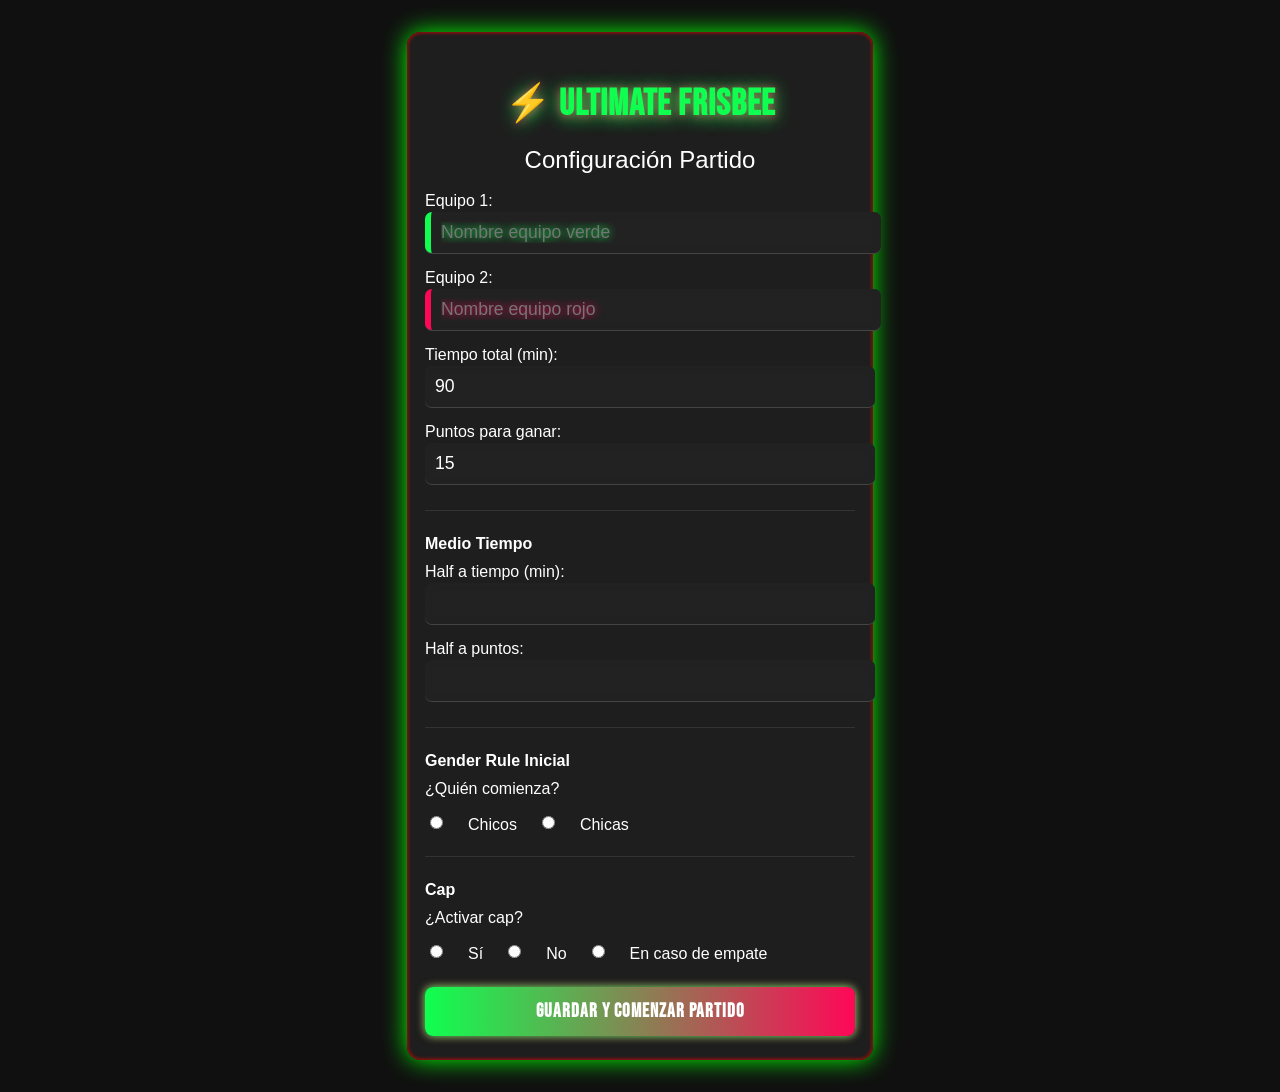
<file: index_Version4.html>
<!DOCTYPE html>
<html lang="es">
<head>
  <meta charset="UTF-8">
  <meta name="viewport" content="width=device-width, initial-scale=1">
  <title>Ultimate Frisbee - Marcador</title>
  <link rel="stylesheet" href="styles_Version6.css">
  <link href="https://fonts.googleapis.com/css2?family=Bebas+Neue&display=swap" rel="stylesheet">
</head>
<body>
  <div class="container">
    <!-- Pantalla de Configuración -->
    <div id="setup-screen">
      <h1>⚡ Ultimate Frisbee</h1>
      <h2>Configuración Partido</h2>
      <form id="setup-form">
        <label for="team1">Equipo 1:</label>
        <input type="text" id="team1" name="team1" required class="team-green" placeholder="Nombre equipo verde">
        <label for="team2">Equipo 2:</label>
        <input type="text" id="team2" name="team2" required class="team-red" placeholder="Nombre equipo rojo">

        <label for="gameTime">Tiempo total (min):</label>
        <input type="number" id="gameTime" name="gameTime" min="1" value="90" required>

        <label for="winPoints">Puntos para ganar:</label>
        <input type="number" id="winPoints" name="winPoints" min="1" value="15" required>

        <div class="section">
          <h3>Medio Tiempo</h3>
          <label for="halfTime">Half a tiempo (min):</label>
          <input type="number" id="halfTime" name="halfTime" min="1">
          <label for="halfPoints">Half a puntos:</label>
          <input type="number" id="halfPoints" name="halfPoints" min="1">
        </div>

        <div class="section">
          <h3>Gender Rule Inicial</h3>
          <label>¿Quién comienza?</label>
          <div class="radio-group">
            <input type="radio" id="gender-m" name="genderRule" value="chicos" required>
            <label for="gender-m">Chicos</label>
            <input type="radio" id="gender-f" name="genderRule" value="chicas">
            <label for="gender-f">Chicas</label>
          </div>
        </div>
        <div class="section">
          <h3>Cap</h3>
          <label>¿Activar cap?</label>
          <div class="radio-group">
            <input type="radio" id="cap-yes" name="capRule" value="si" required>
            <label for="cap-yes">Sí</label>
            <input type="radio" id="cap-no" name="capRule" value="no">
            <label for="cap-no">No</label>
            <input type="radio" id="cap-tie" name="capRule" value="empate">
            <label for="cap-tie">En caso de empate</label>
          </div>
        </div>
        <button type="submit" class="start-btn">Guardar y Comenzar Partido</button>
      </form>
    </div>
    <!-- Pantalla Marcador -->
    <div id="score-screen" style="display:none;">
      <h1>⚡ Ultimate Frisbee</h1>
      <div class="score-header">
        <div class="score-team">
          <span class="score-teamname team-green" id="score-team1"></span>
          <div class="score-points">
            <button class="score-btn" id="team1-minus">–</button>
            <span id="team1-points">0</span>
            <button class="score-btn" id="team1-plus">+</button>
          </div>
          <button class="timeout-btn" id="team1-timeout" disabled>Time Out</button>
        </div>
        <div class="score-team">
          <span class="score-teamname team-red" id="score-team2"></span>
          <div class="score-points">
            <button class="score-btn" id="team2-minus">–</button>
            <span id="team2-points">0</span>
            <button class="score-btn" id="team2-plus">+</button>
          </div>
          <button class="timeout-btn" id="team2-timeout" disabled>Time Out</button>
        </div>
      </div>
      <div class="score-info">
        <div>
          <span>Tiempo partido: </span>
          <span id="game-timer">00:00</span>
        </div>
        <div>
          <span>Puntos para ganar: </span>
          <span id="score-to-win"></span>
        </div>
        <div>
          <span>Medio tiempo: </span>
          <span id="half-desc"></span>
        </div>
        <div>
          <span>Cap: </span>
          <span id="cap-desc"></span>
        </div>
        <div>
          <span>Gender Rule:</span>
          <span id="gender-rule"></span>
        </div>
        <div>
          <span>Render Rule Secuencia ABBA: </span>
          <span id="render-rule"></span>
        </div>
        <div id="timeout-indicator" style="display:none;">
          <span id="timeout-team"></span>
          <span id="timeout-timer"></span>
        </div>
      </div>
      <button id="start-match-btn" class="start-btn">Empezar partido</button>
      <div id="match-over" style="display:none;">
        <div id="final-result"></div>
        <div id="best-streak"></div>
        <button id="share-btn" class="start-btn" style="margin-top:10px;">Compartir por WhatsApp</button>
        <button id="reset-btn" class="start-btn">Nuevo partido</button>
      </div>
    </div>
    <!-- Ventana emergente para género del siguiente punto, half y final -->
    <div id="popup" class="popup" style="display:none;">
      <div class="popup-content" id="popup-content"></div>
    </div>
  </div>
  <script src="app_Version8.js"></script>
</body>
</html>
</file>
<file: styles_Version6.css>
body {
  background: #101010;
  color: #fff;
  font-family: 'Segoe UI', 'Arial', sans-serif;
  margin: 0;
  padding: 0;
  min-height: 100vh;
}
.container {
  max-width: 430px;
  margin: 32px auto;
  background: rgba(30,30,30,0.97);
  border-radius: 14px;
  box-shadow: 0 0 24px #0f0, 0 0 4px #f00 inset;
  padding: 24px 18px;
}
h1 {
  text-align: center;
  color: #0fff50;
  margin-bottom: 10px;
  letter-spacing: 1px;
  font-family: 'Bebas Neue', 'Segoe UI', Arial, sans-serif;
  font-size: 2.3em;
  text-shadow: 0 2px 18px #0fff50, 0 1px 8px #ff0757;
}
h2 {
  text-align: center;
  color: #fff;
  font-weight: 400;
  margin-bottom: 18px;
}
label {
  display: block;
  font-weight: 500;
  margin-top: 10px;
  margin-bottom: 2px;
  color: #fff;
}
input[type="text"],
input[type="number"] {
  width: 100%;
  padding: 10px;
  margin-bottom: 6px;
  border-radius: 7px;
  border: none;
  font-size: 1.1em;
  background: #222;
  color: #fff;
  box-shadow: 0 0 6px #222 inset, 0 1px 0 #444;
  font-family: 'Segoe UI', Arial, sans-serif;
}
input[type="text"].team-green {
  border-left: 6px solid #0fff50;
  color: #0fff50;
}
input[type="text"].team-red {
  border-left: 6px solid #ff0757;
  color: #ff0757;
}
.section {
  margin-top: 20px;
  padding-top: 8px;
  border-top: 1px solid #333;
}
h3 {
  color: #fff;
  font-size: 1em;
  margin-bottom: 10px;
}
.radio-group {
  margin-top: 8px;
  display: flex;
  gap: 20px;
  align-items: center;
}
input[type="radio"] {
  accent-color: #0fff50;
  margin-right: 5px;
}
input[type="radio"]#gender-f {
  accent-color: #ff0757;
}
input[type="radio"]#cap-no {
  accent-color: #888;
}
input[type="radio"]#cap-tie {
  accent-color: #fff01c;
}
.start-btn {
  width: 100%;
  background: linear-gradient(90deg, #0fff50 0%, #ff0757 100%);
  color: #fff;
  font-size: 1.2em;
  border: none;
  border-radius: 8px;
  padding: 13px 0;
  margin-top: 22px;
  cursor: pointer;
  box-shadow: 0 0 8px #0fff50, 0 0 8px #ff0757;
  font-weight: bold;
  transition: filter 0.14s;
  font-family: 'Bebas Neue', 'Segoe UI', Arial, sans-serif;
  letter-spacing: 1px;
}
.start-btn:hover {
  filter: brightness(1.2);
}
.score-header {
  display: flex;
  justify-content: space-between;
  gap: 18px;
  margin-bottom: 18px;
}
.score-team {
  flex: 1;
  display: flex;
  flex-direction: column;
  align-items: center;
}
.score-teamname {
  font-size: 1.6em;
  font-family: 'Bebas Neue', 'Segoe UI', Arial, sans-serif;
  font-weight: bold;
  margin-bottom: 8px;
  text-align: center;
  text-shadow: 0 0 8px #222;
  letter-spacing: 1px;
}
.team-green {
  color: #0fff50 !important;
  text-shadow: 0 0 8px #0fff50;
}
.team-red {
  color: #ff0757 !important;
  text-shadow: 0 0 8px #ff0757;
}
.score-points {
  display: flex;
  align-items: center;
  gap: 16px;
  font-size: 4em;
  font-family: 'Bebas Neue', 'Segoe UI', Arial, sans-serif;
  margin-bottom: 6px;
  text-shadow: 0 0 18px #0fff50, 0 0 24px #ff0757, 2px 2px 0 #222;
  letter-spacing: 2px;
}
.score-btn {
  font-size: 2.2em;
  width: 64px;
  height: 64px;
  background: #181818;
  box-shadow: 0 0 10px #222;
  color: #fff;
  border: none;
  border-radius: 50%;
  cursor: pointer;
  transition: background 0.2s, box-shadow 0.2s, transform 0.13s;
  display: flex;
  align-items: center;
  justify-content: center;
  font-family: 'Bebas Neue', 'Segoe UI', Arial, sans-serif;
  font-weight: bold;
  margin: 0 2px;
}
.score-btn:active {
  transform: scale(0.93);
}
.score-btn:hover {
  background: #444;
  box-shadow: 0 0 14px #0fff50, 0 0 14px #ff0757;
}
.timeout-btn {
  background: #fff01c;
  color: #222;
  font-weight: bold;
  border: none;
  border-radius: 6px;
  padding: 6px 14px;
  margin-bottom: 2px;
  margin-top: 4px;
  font-size: 1em;
  cursor: pointer;
  opacity: 1;
  transition: opacity 0.2s;
  font-family: 'Bebas Neue', 'Segoe UI', Arial, sans-serif;
}
.timeout-btn:disabled {
  opacity: 0.5;
  cursor: default;
}
.score-info {
  font-size: 1.1em;
  line-height: 1.7;
  margin-bottom: 10px;
  background: #181818;
  border-radius: 8px;
  padding: 10px;
  box-shadow: 0 0 4px #222 inset;
  font-family: 'Segoe UI', Arial, sans-serif;
}
#timeout-indicator {
  font-weight: bold;
  color: #fff01c;
  margin-top: 8px;
  margin-bottom: 8px;
}
#match-over {
  margin-top: 18px;
  padding: 10px;
  background: #222;
  border-radius: 8px;
  text-align: center;
  font-family: 'Segoe UI', Arial, sans-serif;
}
#final-result {
  font-size: 1.3em;
  margin-bottom: 10px;
}
#best-streak {
  font-size: 1.1em;
  margin-bottom: 10px;
}
.popup {
  position: fixed;
  z-index: 9999;
  left: 0; top: 0;
  width: 100vw; height: 100vh;
  background: rgba(0,0,0,0.78);
  display: flex;
  align-items: center;
  justify-content: center;
}
.popup-content {
  background: #222;
  color: #fff;
  padding: 38px 28px;
  border-radius: 18px;
  font-size: 2em;
  font-family: 'Bebas Neue', Arial, sans-serif;
  box-shadow: 0 0 28px #0fff50, 0 0 14px #ff0757;
  text-align: center;
  letter-spacing: 1px;
}
.popup .team-green { color: #0fff50; }
.popup .team-red { color: #ff0757; }
.popup .gender-chicos { color: #0fff50; }
.popup .gender-chicas { color: #ff0757; }
.popup-btn {
  margin-top: 28px;
  font-size: 1.2em;
  background: linear-gradient(90deg, #0fff50 0%, #ff0757 100%);
  color: #fff;
  border: none;
  border-radius: 8px;
  padding: 12px 30px;
  cursor: pointer;
  font-family: 'Bebas Neue', Arial, sans-serif;
  font-weight: bold;
  box-shadow: 0 0 12px #0fff50, 0 0 12px #ff0757;
  letter-spacing: 1px;
}

@media (max-width: 480px) {
  .container {
    max-width: 100%;
    margin: 0;
    min-height: 100vh;
    border-radius: 0;
    padding: 16px 12px 28px;
  }

  h1 {
    font-size: 1.9em;
  }

  .score-points {
    font-size: 3.2em;
    gap: 10px;
  }

  .timeout-btn,
  .start-btn,
  .popup-btn {
    min-height: 48px;
  }
}
@media (max-width: 500px) {
  .container { max-width: 98vw; }
  .score-header { flex-direction: column; gap: 8px; }
  .score-teamname { font-size: 1.3em; }
  .score-points { font-size: 2.6em; }
  .popup-content { font-size: 1.3em; padding: 28px 10px; }
}
</file>
